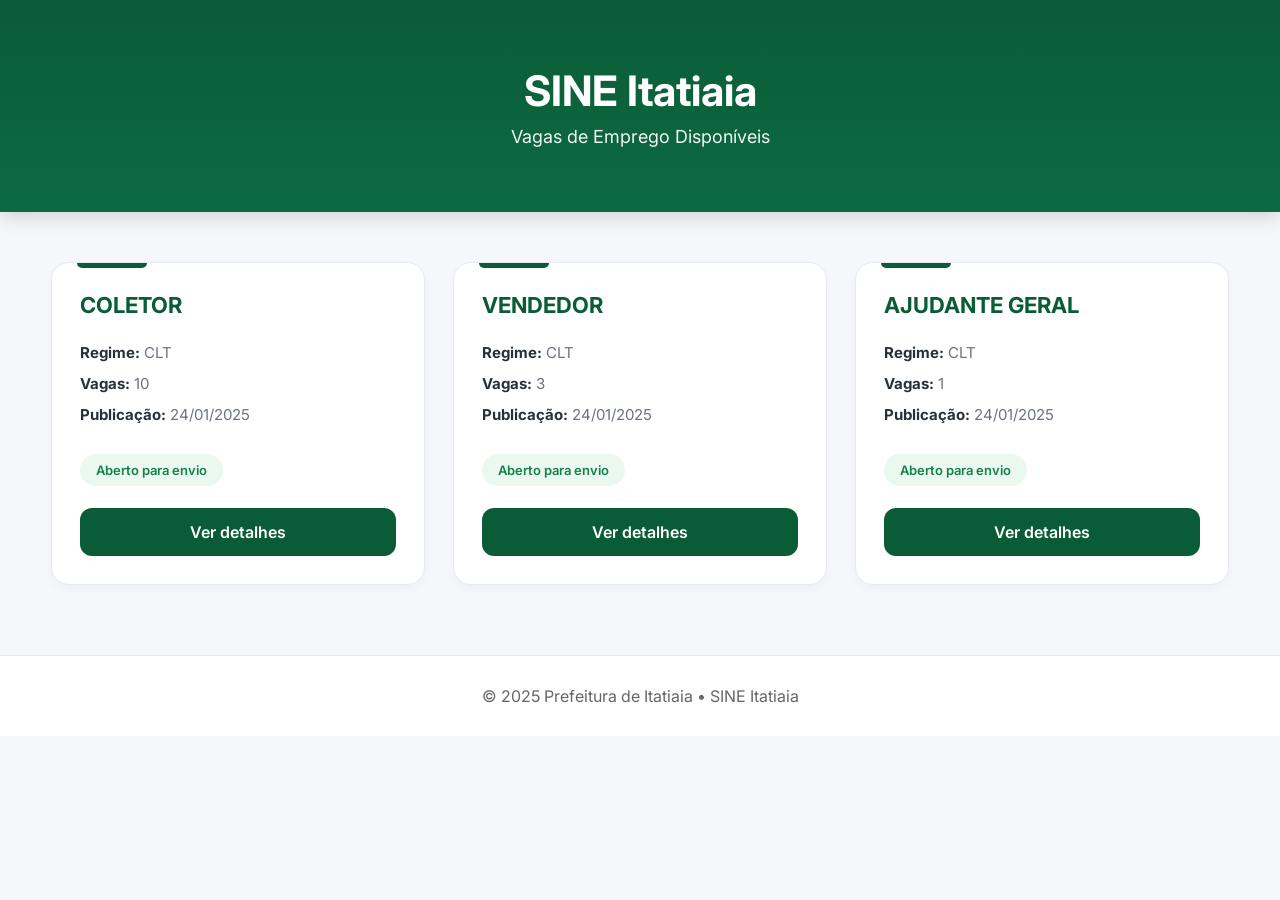
<file: html/index.html>
<!DOCTYPE html>
<html lang="pt-BR">

<head>
    <meta charset="UTF-8">
    <meta name="viewport" content="width=device-width, initial-scale=1.0">

    <title>SINE Itatiaia - Vagas Disponíveis</title>

    <link rel="stylesheet" href="/css/style.css">

    <link rel="preconnect" href="https://fonts.googleapis.com">

    <link rel="preconnect" href="https://fonts.gstatic.com" crossorigin>

    <link href="https://fonts.googleapis.com/css2?family=Inter:wght@300;400;500;600;700&display=swap" rel="stylesheet">

</head>

<body>

    <header>

        <h1>SINE Itatiaia</h1>

        <p>Vagas de Emprego Disponíveis</p>

    </header>

    <main class="container">

        <!-- O JavaScript vai colocar todas as vagas aqui -->
        <div class="cards" id="lista-vagas">

        </div>

    </main>

    <footer>

        <p>© 2025 Prefeitura de Itatiaia • SINE Itatiaia</p>

    </footer>

    <script src="/js/script.js"></script>

</body>

</html>
</file>
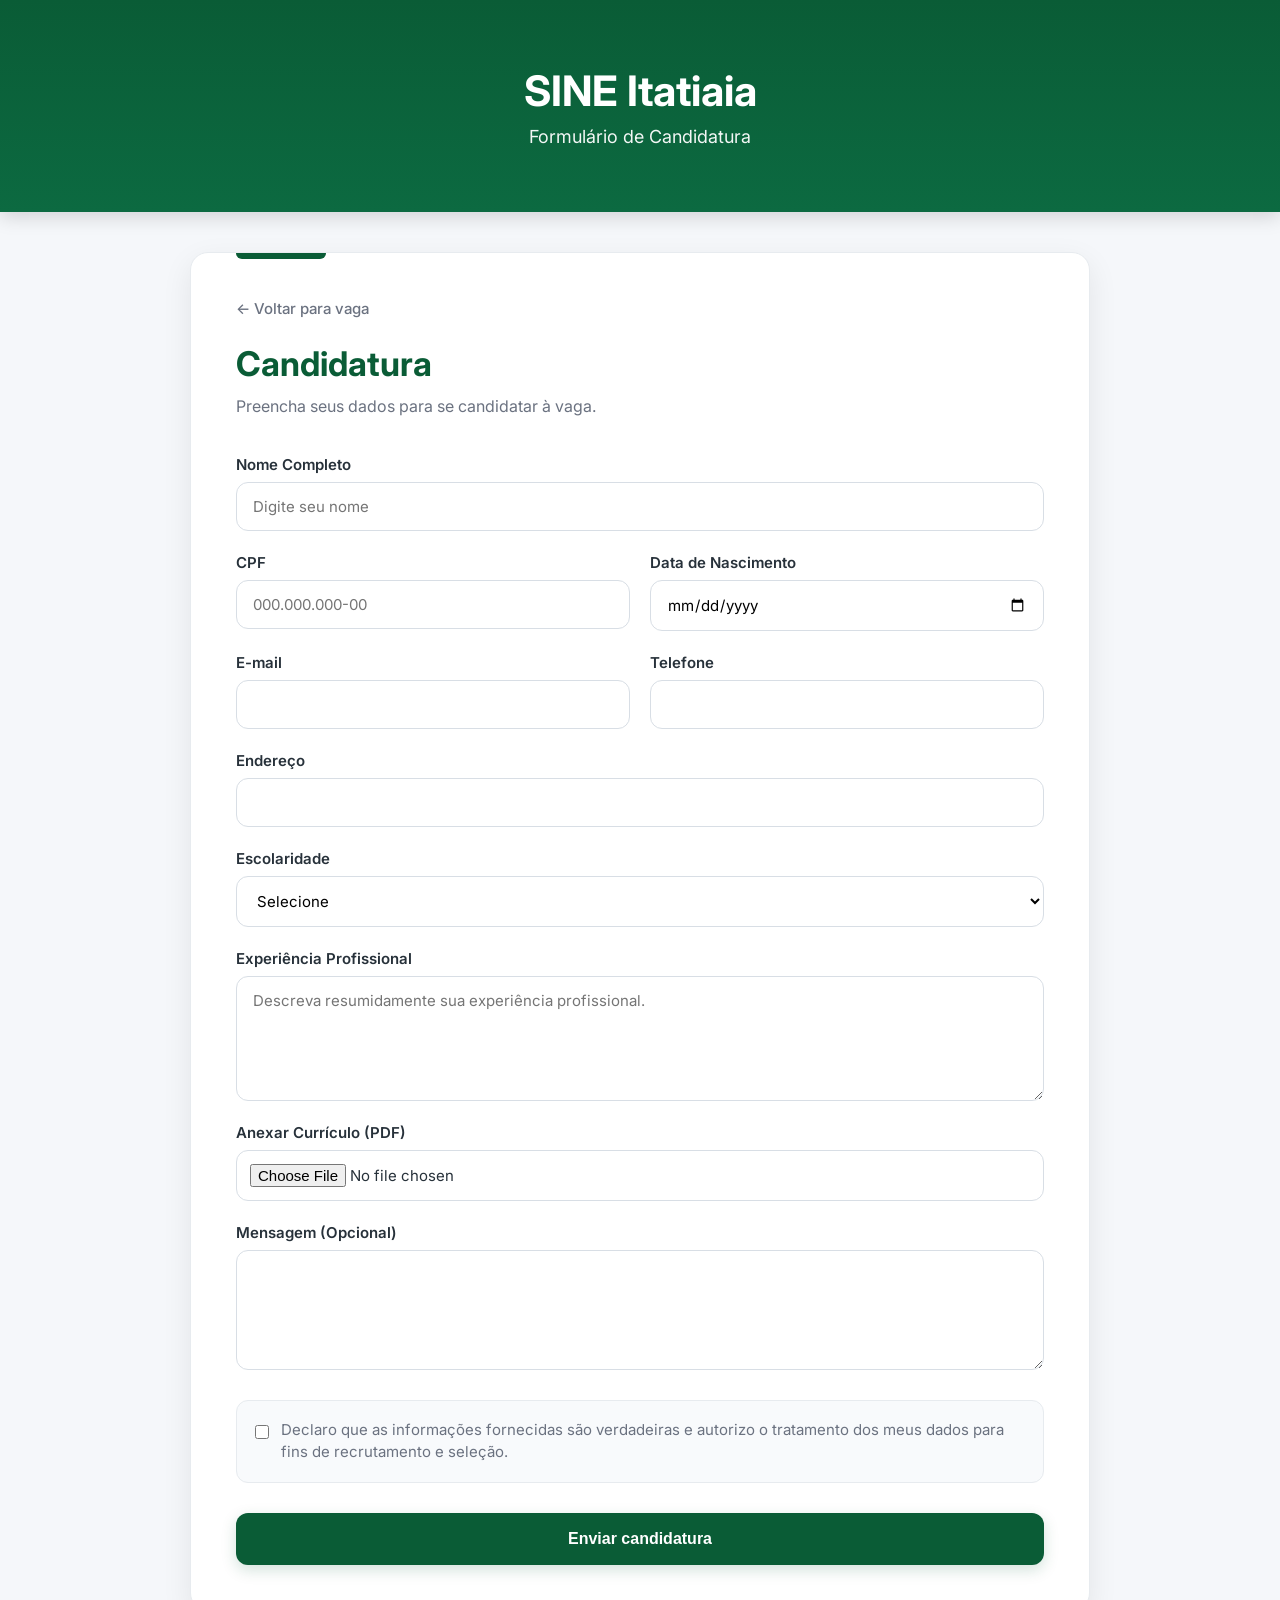
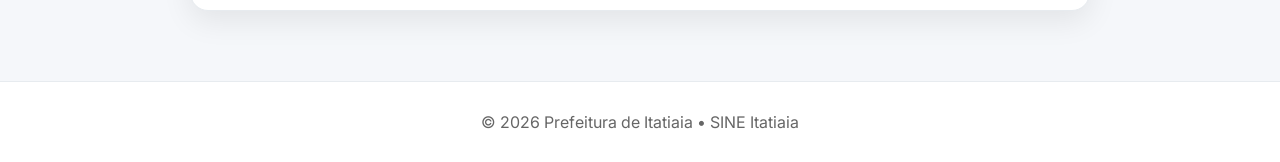
<file: html/candidatura.html>
<!DOCTYPE html>
<html lang="pt-BR">

<head>

    <meta charset="UTF-8">
    <meta name="viewport" content="width=device-width, initial-scale=1.0">

    <title>Candidatura | SINE Itatiaia</title>

    <link rel="preconnect" href="https://fonts.googleapis.com">

    <link rel="preconnect" href="https://fonts.gstatic.com" crossorigin>

    <link href="https://fonts.googleapis.com/css2?family=Inter:wght@300;400;500;600;700&display=swap" rel="stylesheet">

    <link rel="stylesheet" href="/css/candidatura.css">

</head>

<body>

    <header>

        <h1>SINE Itatiaia</h1>

        <p>Formulário de Candidatura</p>

    </header>

    <div class="container">

        <div class="formulario">

            <a href="detalhes.html" class="voltar">
                ← Voltar para vaga
            </a>

            <h2>Candidatura</h2>

            <p class="subtitulo">
                Preencha seus dados para se candidatar à vaga.
            </p>

            <form>

                <div class="grupo">

                    <label>Nome Completo</label>

                    <input type="text" placeholder="Digite seu nome">

                </div>

                <div class="duas-colunas">

                    <div class="grupo">

                        <label>CPF</label>

                        <input type="text" placeholder="000.000.000-00">

                    </div>

                    <div class="grupo">

                        <label>Data de Nascimento</label>

                        <input type="date">

                    </div>

                </div>

                <div class="duas-colunas">

                    <div class="grupo">

                        <label>E-mail</label>

                        <input type="email">

                    </div>

                    <div class="grupo">

                        <label>Telefone</label>

                        <input type="tel">

                    </div>

                </div>

                <div class="grupo">

                    <label>Endereço</label>

                    <input type="text">

                </div>

                <div class="grupo">

                    <label>Escolaridade</label>

                    <select>

                        <option>Selecione</option>

                        <option>Ensino Fundamental</option>

                        <option>Ensino Médio</option>

                        <option>Técnico</option>

                        <option>Superior Incompleto</option>

                        <option>Superior Completo</option>

                        <option>Pós-graduação</option>

                    </select>

                </div>

                <div class="grupo">

                    <label>Experiência Profissional</label>

                    <textarea rows="5" placeholder="Descreva resumidamente sua experiência profissional."></textarea>

                </div>

                <div class="grupo">

                    <label>Anexar Currículo (PDF)</label>

                    <input type="file">

                </div>

                <div class="grupo">

                    <label>Mensagem (Opcional)</label>

                    <textarea rows="4"></textarea>

                </div>

                <div class="checkbox">

                    <input type="checkbox">

                    <span>
                        Declaro que as informações fornecidas são verdadeiras e autorizo o tratamento dos meus dados
                        para fins de recrutamento e seleção.
                    </span>

                </div>

                <button type="submit">

                    Enviar candidatura

                </button>

            </form>

        </div>

    </div>

    <footer>

        <p>© 2026 Prefeitura de Itatiaia • SINE Itatiaia</p>

    </footer>

</body>

</html>
</file>
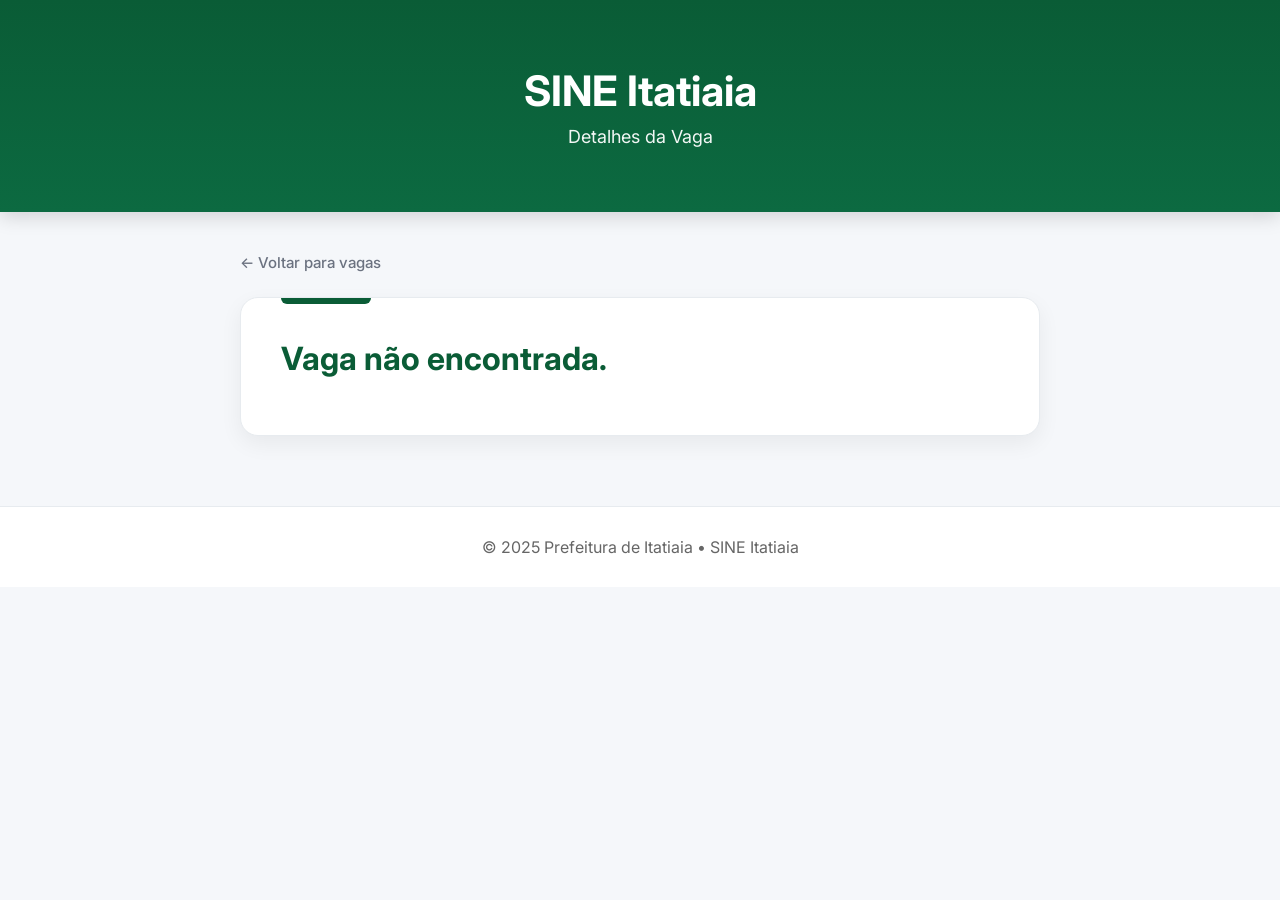
<file: html/detalhes.html>
<!DOCTYPE html>
<html lang="pt-BR">

<head>
    <meta charset="UTF-8">
    <meta name="viewport" content="width=device-width, initial-scale=1.0">
    <title>Detalhes da Vaga | SINE Itatiaia</title>

    <link rel="stylesheet" href="/css/detalhes.css">

    <link rel="preconnect" href="https://fonts.googleapis.com">

    <link rel="preconnect" href="https://fonts.gstatic.com" crossorigin>

    <link href="https://fonts.googleapis.com/css2?family=Inter:wght@300;400;500;600;700&display=swap" rel="stylesheet">
</head>

<body>

    <header>
        <h1>SINE Itatiaia</h1>
        <p>Detalhes da Vaga</p>
    </header>

    <div class="container">

        <a href="index.html" class="voltar">
            ← Voltar para vagas
        </a>

        <div class="vaga">

            <!-- Título -->
            <h2 id="titulo"></h2>

            <!-- Status -->
            <span id="status" class="status"></span>

            <!-- Dados rápidos -->
            <div class="dados">

                <div>
                    <strong>Empresa</strong>
                    <p id="empresa"></p>
                </div>

                <div>
                    <strong>Regime</strong>
                    <p id="regime"></p>
                </div>

                <div>
                    <strong>Salário</strong>
                    <p id="salario"></p>
                </div>

                <div>
                    <strong>Local</strong>
                    <p id="local"></p>
                </div>

                <div>
                    <strong>Vagas</strong>
                    <p id="vagas"></p>
                </div>

            </div>

            <!-- Descrição -->
            <section>

                <h3>Descrição</h3>

                <p id="descricao"></p>

            </section>

            <!-- Requisitos -->
            <section>

                <h3>Requisitos</h3>

                <ul id="requisitos">

                </ul>

            </section>

            <!-- Benefícios -->
            <section>

                <h3>Benefícios</h3>

                <ul id="beneficios">

                </ul>

            </section>

            <!-- Botão -->
            <a id="btn-candidatura" class="candidatar">
                Candidatar-se
            </a>

        </div>

    </div>

    <footer>
        <p>© 2025 Prefeitura de Itatiaia • SINE Itatiaia</p>
    </footer>

    <script src="/js/detalhes.js"></script>

</body>

</html>
</file>
<file: css/style.css>
/*=========================================================
                SINE ITATIAIA
        Portal de Vagas de Emprego
=========================================================*/

:root {

    --verde: #0A5C36;
    --verde-hover: #08472C;

    --fundo: #F5F7FA;

    --branco: #FFFFFF;

    --texto: #27313A;
    --texto2: #6B7280;

    --borda: #E7EBEF;

    --verde-status: #EAF8F0;
    --verde-texto: #14804A;

    --vermelho-status: #FDECEC;
    --vermelho-texto: #C0392B;

    --sombra: 0 8px 22px rgba(0, 0, 0, .06);

    --radius: 18px;

}

/*============================*/

* {

    margin: 0;
    padding: 0;
    box-sizing: border-box;

}

html {

    scroll-behavior: smooth;

}

body {

    font-family: 'Inter', sans-serif;

    background: var(--fundo);

    color: var(--texto);

}

/*============================*/
/* HEADER */
/*============================*/

header {

    background: linear-gradient(180deg, #0A5C36, #0C6A41);

    color: white;

    text-align: center;

    padding: 65px 20px;

    box-shadow: 0 5px 18px rgba(0, 0, 0, .15);

}

header h1 {

    font-size: 42px;

    font-weight: 700;

    margin-bottom: 10px;

}

header p {

    font-size: 18px;

    opacity: .95;

}

/*============================*/

.container {

    width: min(92%, 1400px);

    margin: 50px auto;

}

/*============================*/

.cards {

    display: grid;

    grid-template-columns: repeat(auto-fit, minmax(330px, 1fr));

    gap: 28px;

}

/*============================*/
/* CARD */
/*============================*/

.card {

    background: var(--branco);

    border: 1px solid var(--borda);

    border-radius: 18px;

    padding: 28px;

    display: flex;

    flex-direction: column;

    transition: .35s;

    position: relative;

    overflow: hidden;

    box-shadow: 0 4px 10px rgba(0, 0, 0, .03);

}

/* detalhe superior */

.card::before {

    content: "";

    position: absolute;

    top: 0;

    left: 25px;

    width: 70px;

    height: 5px;

    background: var(--verde);

    border-radius: 0 0 10px 10px;

}

.card:hover {

    transform: translateY(-8px);

    box-shadow: var(--sombra);

}

/*============================*/

.card h2 {

    color: var(--verde);

    font-size: 22px;

    margin-bottom: 22px;

    line-height: 1.35;

}

/*============================*/

.info {

    margin-bottom: 12px;

    color: var(--texto2);

    font-size: 15px;

}

.info strong {

    color: var(--texto);

}

/*============================*/
/* STATUS */
/*============================*/

.status {

    display: inline-flex;

    width: max-content;

    padding: 8px 16px;

    border-radius: 30px;

    margin-top: 18px;

    margin-bottom: 22px;

    font-size: 13px;

    font-weight: 600;

}

.aberto {

    background: var(--verde-status);

    color: var(--verde-texto);

}

.fechado {

    background: var(--vermelho-status);

    color: var(--vermelho-texto);

}

/*============================*/
/* BOTÃO */
/*============================*/

.botao {

    margin-top: auto;

    text-decoration: none;

    text-align: center;

    background: var(--verde);

    color: white;

    padding: 14px;

    border-radius: 12px;

    font-weight: 600;

    transition: .30s;

}

.botao:hover {

    background: var(--verde-hover);

}

.desativado {

    background: #C7C7C7;

    cursor: not-allowed;

    pointer-events: none;

}

/*============================*/
/* FOOTER */
/*============================*/

footer {

    margin-top: 70px;

    background: white;

    border-top: 1px solid var(--borda);

    text-align: center;

    padding: 30px;

    color: #666;

}

/*============================*/
/* SCROLLBAR */
/*============================*/

::-webkit-scrollbar {

    width: 9px;

}

::-webkit-scrollbar-thumb {

    background: #0A5C36;

    border-radius: 20px;

}

::-webkit-scrollbar-track {

    background: #F3F3F3;

}

/*============================*/
/* RESPONSIVO */
/*============================*/

@media(max-width:900px) {

    header {

        padding: 55px 20px;

    }

    header h1 {

        font-size: 34px;

    }

    header p {

        font-size: 16px;

    }

}

@media(max-width:700px) {

    .cards {

        grid-template-columns: 1fr;

    }

    .container {

        width: 95%;

    }

    .card {

        padding: 22px;

    }

    header h1 {

        font-size: 30px;

    }

}
</file>
<file: css/candidatura.css>
/*=========================================================
            SINE ITATIAIA - FORMULÁRIO DE CANDIDATURA
=========================================================*/

:root {
    --verde: #0A5C36;
    --verde-hover: #08472C;
    --fundo: #F5F7FA;
    --branco: #FFF;
    --texto: #27313A;
    --texto2: #6B7280;
    --borda: #E7EBEF;
    --sombra: 0 10px 30px rgba(0, 0, 0, .08);
    --radius: 18px;
}

/*==============================*/
/* RESET */
/*==============================*/

* {
    margin: 0;
    padding: 0;
    box-sizing: border-box;
}

html {
    scroll-behavior: smooth;
}

body {
    font-family: 'Inter', sans-serif;
    background: var(--fundo);
    color: var(--texto);
}

/*==============================*/
/* HEADER */
/*==============================*/

header {
    background: linear-gradient(180deg, #0A5C36, #0C6A41);
    color: #FFF;
    text-align: center;
    padding: 65px 20px;
    box-shadow: 0 5px 18px rgba(0, 0, 0, .15);
}

header h1 {
    font-size: 42px;
    margin-bottom: 10px;
}

header p {
    font-size: 18px;
    opacity: .95;
}

/*==============================*/
/* CONTAINER */
/*==============================*/

.container {
    width: min(92%, 900px);
    margin: 40px auto 70px;
}

/*==============================*/
/* FORMULÁRIO */
/*==============================*/

.formulario {

    position: relative;

    background: #FFF;

    border: 1px solid var(--borda);

    border-radius: 18px;

    padding: 45px;

    box-shadow: var(--sombra);

    overflow: hidden;

}

.formulario::before {

    content: "";

    position: absolute;

    top: 0;

    left: 45px;

    width: 90px;

    height: 6px;

    background: var(--verde);

    border-radius: 0 0 10px 10px;

}

.voltar {

    display: inline-flex;

    align-items: center;

    text-decoration: none;

    color: var(--texto2);

    font-size: 15px;

    font-weight: 500;

    margin-bottom: 25px;

    transition: .3s;

}

.voltar:hover {

    color: var(--verde);

    transform: translateX(-5px);

}

.formulario h2 {

    color: var(--verde);

    font-size: 34px;

    margin-bottom: 10px;

}

.subtitulo {

    color: var(--texto2);

    margin-bottom: 35px;

    line-height: 1.6;

}

/*==============================*/
/* GRID */
/*==============================*/

.duas-colunas {

    display: grid;

    grid-template-columns: 1fr 1fr;

    gap: 20px;

}

/*==============================*/
/* CAMPOS */
/*==============================*/

.grupo {

    display: flex;

    flex-direction: column;

    margin-bottom: 22px;

}

.grupo label {

    font-size: 15px;

    font-weight: 600;

    margin-bottom: 8px;

    color: var(--texto);

}

.grupo input,

.grupo select,

.grupo textarea {

    width: 100%;

    padding: 14px 16px;

    border: 1px solid #D8DEE5;

    border-radius: 12px;

    font-size: 15px;

    font-family: inherit;

    background: #FFF;

    transition: .3s;

    outline: none;

}

.grupo textarea {

    resize: vertical;

    min-height: 120px;

}

.grupo input:focus,

.grupo textarea:focus,

.grupo select:focus {

    border-color: var(--verde);

    box-shadow: 0 0 0 4px rgba(10, 92, 54, .10);

}

/*==============================*/
/* FILE */
/*==============================*/

input[type=file] {

    padding: 13px;

    cursor: pointer;

}

/*==============================*/
/* CHECKBOX */
/*==============================*/

.checkbox {

    display: flex;

    align-items: flex-start;

    gap: 12px;

    margin: 30px 0;

    padding: 18px;

    background: #F8FAFC;

    border: 1px solid var(--borda);

    border-radius: 12px;

}

.checkbox input {

    margin-top: 4px;

    accent-color: var(--verde);

    width: 18px;

    height: 18px;

}

.checkbox span {

    color: var(--texto2);

    line-height: 1.5;

    font-size: 15px;

}

/*==============================*/
/* BOTÃO */
/*==============================*/

button {

    width: 100%;

    border: none;

    background: var(--verde);

    color: #FFF;

    padding: 17px;

    border-radius: 12px;

    cursor: pointer;

    font-size: 16px;

    font-weight: 600;

    transition: .3s;

    box-shadow: 0 5px 15px rgba(10, 92, 54, .18);

}

button:hover {

    background: var(--verde-hover);

    transform: translateY(-2px);

    box-shadow: 0 8px 20px rgba(10, 92, 54, .28);

}

/*==============================*/
/* FOOTER */
/*==============================*/

footer {

    background: #FFF;

    border-top: 1px solid var(--borda);

    text-align: center;

    padding: 30px;

    color: #666;

}

/*==============================*/
/* SCROLLBAR */
/*==============================*/

::-webkit-scrollbar {
    width: 9px;
}

::-webkit-scrollbar-thumb {
    background: #0A5C36;
    border-radius: 20px;
}

::-webkit-scrollbar-track {
    background: #F3F3F3;
}

/*==============================*/
/* RESPONSIVO */
/*==============================*/

@media(max-width:768px) {

    header {

        padding: 50px 20px;

    }

    header h1 {

        font-size: 34px;

    }

    .formulario {

        padding: 30px 22px;

    }

    .formulario::before {

        left: 22px;

    }

    .formulario h2 {

        font-size: 28px;

    }

    .duas-colunas {

        grid-template-columns: 1fr;

    }

}
</file>
<file: css/detalhes.css>
/*=========================================================
                SINE ITATIAIA - DETALHES DA VAGA
=========================================================*/

:root {
    --verde: #0A5C36;
    --verde-hover: #08472C;
    --fundo: #F5F7FA;
    --branco: #FFFFFF;
    --texto: #27313A;
    --texto2: #6B7280;
    --borda: #E7EBEF;
    --verde-status: #EAF8F0;
    --verde-texto: #14804A;
    --vermelho-status: #FDECEC;
    --vermelho-texto: #C0392B;
    --sombra: 0 8px 22px rgba(0, 0, 0, .06);
    --radius: 18px;
}

/*============================*/
/* RESET & BASICS */
/*============================*/

* {
    margin: 0;
    padding: 0;
    box-sizing: border-box;
}

html {
    scroll-behavior: smooth;
}

body {
    font-family: 'Inter', sans-serif;
    background: var(--fundo);
    color: var(--texto);
}

/*============================*/
/* HEADER */
/*============================*/

header {
    background: linear-gradient(180deg, #0A5C36, #0C6A41);
    color: white;
    text-align: center;
    padding: 65px 20px;
    box-shadow: 0 5px 18px rgba(0, 0, 0, .15);
}

header h1 {
    font-size: 42px;
    font-weight: 700;
    margin-bottom: 10px;
}

header p {
    font-size: 18px;
    opacity: .95;
}

/*============================*/
/* CONTAINER & NAVEGAÇÃO */
/*============================*/

.container {
    /* Limita o conteúdo a 800px para melhorar a leitura dos textos de descrição */
    width: min(92%, 800px); 
    margin: 40px auto 60px auto;
}

.voltar {
    display: inline-flex;
    align-items: center;
    text-decoration: none;
    color: var(--texto2);
    font-weight: 500;
    font-size: 15px;
    margin-bottom: 25px;
    transition: .25s;
}

.voltar:hover {
    color: var(--verde);
    transform: translateX(-4px);
}

/*============================*/
/* BOX DA VAGA (CONTEÚDO) */
/*============================*/

.vaga {
    background: var(--branco);
    border: 1px solid var(--borda);
    border-radius: var(--radius);
    padding: 40px;
    box-shadow: var(--sombra);
    position: relative;
    overflow: hidden;
}

/* Detalhe superior verde idêntico ao card */
.vaga::before {
    content: "";
    position: absolute;
    top: 0;
    left: 40px;
    width: 90px;
    height: 6px;
    background: var(--verde);
    border-radius: 0 0 10px 10px;
}

.vaga h2 {
    color: var(--verde);
    font-size: 32px;
    font-weight: 700;
    margin-bottom: 15px;
    line-height: 1.3;
}

/*============================*/
/* STATUS DA VAGA */
/*============================*/

.status {
    display: inline-flex;
    width: max-content;
    padding: 8px 16px;
    border-radius: 30px;
    margin-bottom: 35px;
    font-size: 13px;
    font-weight: 600;
}

.aberto {
    background: var(--verde-status);
    color: var(--verde-texto);
}

.fechado {
    background: var(--vermelho-status);
    color: var(--vermelho-texto);
}

/*============================*/
/* GRID DE DADOS RÁPIDOS */
/*============================*/

.dados {
    display: grid;
    grid-template-columns: repeat(auto-fit, minmax(200px, 1fr));
    gap: 20px;
    background: var(--fundo);
    padding: 25px;
    border-radius: 12px;
    border: 1px solid var(--borda);
    margin-bottom: 35px;
}

.dados div {
    display: flex;
    flex-direction: column;
    gap: 5px;
}

.dados strong {
    font-size: 13px;
    color: var(--texto2);
    text-transform: uppercase;
    letter-spacing: 0.5px;
}

.dados p {
    font-size: 16px;
    font-weight: 600;
    color: var(--texto);
}

/*============================*/
/* SEÇÕES INTERNAS (REQUISITOS, BENEFÍCIOS...) */
/*============================*/

.vaga section {
    margin-bottom: 35px;
    border-bottom: 1px solid var(--borda);
    padding-bottom: 25px;
}

.vaga section:last-of-type {
    border-bottom: none;
    padding-bottom: 10px;
}

.vaga h3 {
    font-size: 20px;
    color: var(--texto);
    margin-bottom: 15px;
    font-weight: 600;
}

.vaga p {
    font-size: 16px;
    line-height: 1.6;
    color: var(--texto2);
}

/* Listas de Requisitos e Benefícios */
.vaga ul {
    list-style: none;
    display: flex;
    flex-direction: column;
    gap: 12px;
}

.vaga ul li {
    font-size: 16px;
    color: var(--texto2);
    position: relative;
    padding-left: 24px;
    line-height: 1.5;
}

/* Marcador personalizado para as listas */
.vaga ul li::before {
    content: "✓";
    position: absolute;
    left: 0;
    color: var(--verde);
    font-weight: 700;
}

/*============================*/
/* BOTÃO CANDIDATAR */
/*============================*/

.candidatar {
    display: block;
    text-decoration: none;
    text-align: center;
    background: var(--verde);
    color: white;
    padding: 16px;
    border-radius: 12px;
    font-weight: 600;
    font-size: 16px;
    letter-spacing: 1px;
    transition: .30s;
    box-shadow: 0 4px 12px rgba(10, 92, 54, 0.2);
}

.candidatar:hover {
    background: var(--verde-hover);
    box-shadow: 0 6px 18px rgba(10, 92, 54, 0.3);
    transform: translateY(-2px);
}

/*============================*/
/* FOOTER */
/*============================*/

footer {
    margin-top: 70px;
    background: white;
    border-top: 1px solid var(--borda);
    text-align: center;
    padding: 30px;
    color: #666;
}

/*============================*/
/* SCROLLBAR */
/*============================*/

::-webkit-scrollbar {
    width: 9px;
}

::-webkit-scrollbar-thumb {
    background: #0A5C36;
    border-radius: 20px;
}

::-webkit-scrollbar-track {
    background: #F3F3F3;
}

/*============================*/
/* RESPONSIVO */
/*============================*/

@media(max-width:900px) {
    header {
        padding: 55px 20px;
    }
    
    header h1 {
        font-size: 34px;
    }
    
    header p {
        font-size: 16px;
    }
}

@media(max-width:700px) {
    .container {
        width: 92%;
        margin: 25px auto 40px auto;
    }
    
    .vaga {
        padding: 30px 20px;
    }

    .vaga::before {
        left: 20px;
    }

    .vaga h2 {
        font-size: 26px;
    }

    .dados {
        grid-template-columns: 1fr 1fr; /* vira duas colunas no celular */
        gap: 15px;
        padding: 15px;
    }

    header h1 {
        font-size: 30px;
    }
}
</file>
